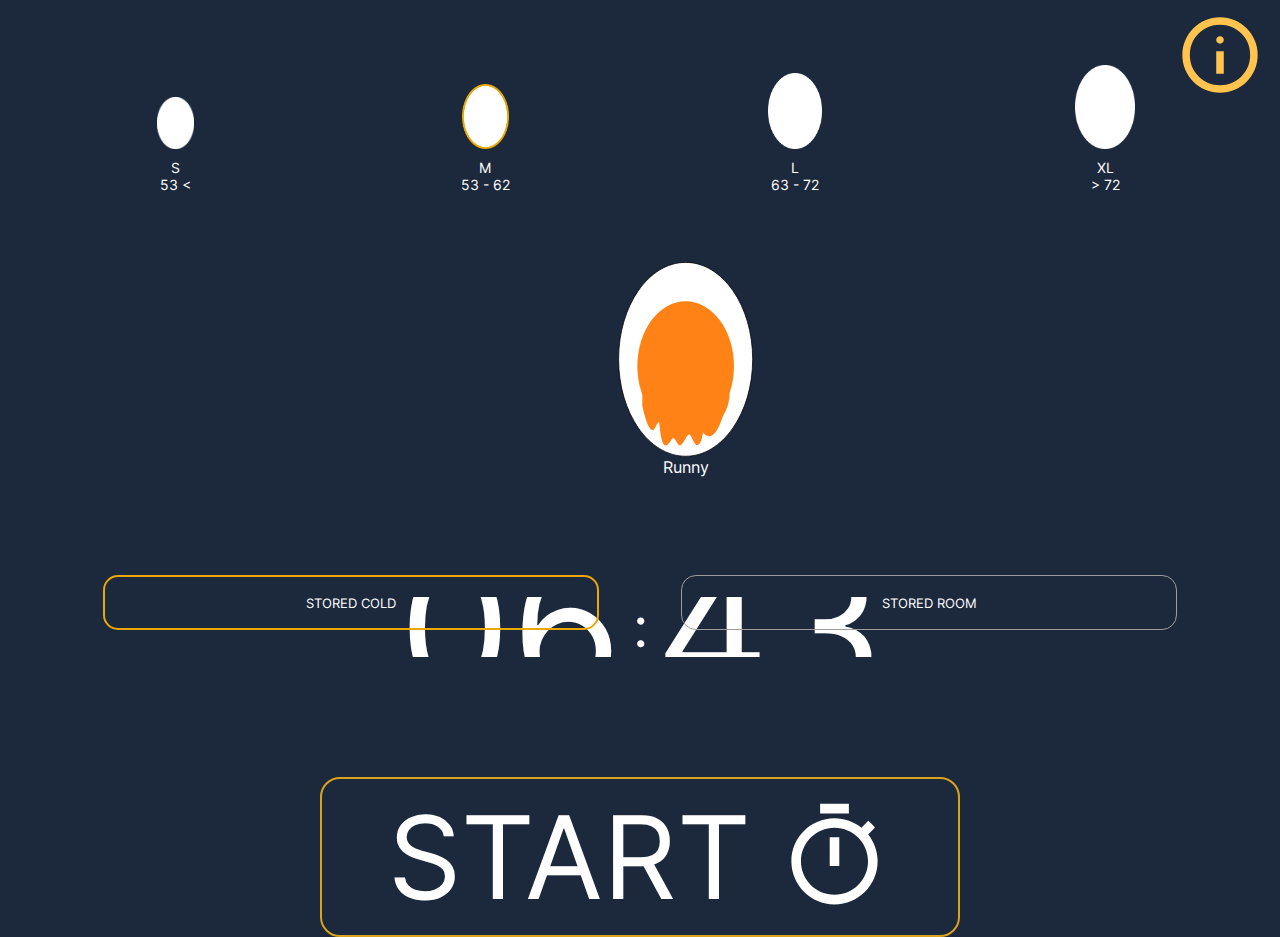
<file: index.html>
<!DOCTYPE html>
<html lang="en">

<head>
    <meta charset="UTF-8">
    <meta name="viewport" content="width=device-width, initial-scale=1.0">
    <title>Eggxellent</title>
    <link rel="stylesheet" href="./index.css">
    <link rel="stylesheet" href="./countDownPage.css">
</head>

<body>
    <div id="main_container">
        <div class="content_container">
            <div id="selection_container">
                <button id="guide_button"></button>
                <div id="egg_size_selector_container">
                    <div id="egg_S_container" class="egg_size_container">
                        <div class="egg_size " id="S"></div>
                        <p>S</p>
                        <p>53 <</p>
                    </div>
                    <div id="egg_M_container" class="egg_size_container">
                        <div class="egg_size" id="M"></div>
                        <p>M</p>
                        <p>53 - 62</p>
                    </div>
                    <div id="egg_L_container" class="egg_size_container">
                        <div class="egg_size " id="L"></div>
                        <p>L</p>
                        <p>63 - 72</p>
                    </div>
                    <div id="egg_XL_container" class="egg_size_container">
                        <div class="egg_size " id="XL"></div>
                        <p>XL</p>
                        <p>> 72</p>
                    </div>
                </div>

                <div id="egg_boild_type_container">
                    <div id="gradient_left" class="gradient"></div>
                    <div id="slider">
                        <div class="egg_container">
                        </div>
                        <div class="egg_container" id="runny">
                            <div class="egg_image"></div>
                            <p>Runny</p>
                        </div>
                        <div class="egg_container" id="soft">
                            <div class="egg_image"></div>
                            <p>Soft boiled</p>
                        </div>
                        <div class="egg_container" id="hard">
                            <div class="egg_image"></div>
                            <p>Hard boiled</p>
                        </div>
                        <div class="egg_container" id="firm">
                            <div class="egg_image"></div>
                            <p>Firm</p>
                        </div>
                        <div class="egg_container">
                        </div>
                    </div>
                    <div id="gradient_right" class="gradient"></div>
                </div>

                <div id="temp_selector_container">
                    <button class="temp_selector" id="cold">stored cold</button>
                    <button class="temp_selector" id="room">stored room</button>
                </div>
            </div>

            <div class="countdown_container">
                <header class="backImg">
                    <h1 id="title">Lets cook</h1>
                </header>
                <div class="potContainer">
                    <div id="potLid"></div>
                    <div id="potBottom">
                        <div class="bubble"></div>
                        <div class="bubble"></div>
                        <div class="bubble"></div>
                        <div class="bubble"></div>
                        <div class="bubble"></div>
                        <div class="bubble"></div>
                        <div class="bubble"></div>
                        <div class="bubble"></div>
                        <div class="wave backImg"></div>
                    </div>
                </div>
                <figure class="finishedEgg backImg">
                    <div id="gif_cover"></div>
                    <div class="tenor-gif-embed" data-postid="25163624" data-share-method="host" data-aspect-ratio="1">
                        <a href="https://tenor.com/view/egg-dance-egg-kumo-egg-where-kumo-where-hug-gif-25163624">Egg
                            Dance
                            Egg
                            Sticker</a>from <a href="https://tenor.com/search/egg+dance-stickers">Egg Dance Stickers</a>
                    </div>
                </figure>
            </div>

        </div>


        <div id="timer_container">
            <div id="timer">
                <input id="minutes" maxlength="2" value="03"></input>
                <div id="semi_colon">:</div>
                <input id="seconds" pattern="0-9" maxlength="2" max="" value="45"></input>
            </div>
            <div id="timer_buttons">
                <div id="start_button" class="big timer_btn ">
                    <p>START</p>
                    <div class="timer_icon"></div>
                </div>
                <div id="pause_button" class="timer_btn">
                    <p>PAUSE</p>
                    <div class="pause_icon"></div>
                </div>

            </div>
        </div>

    </div>

    <script src="./app.js"></script>
    <script type="text/javascript" async src="https://tenor.com/embed.js"></script>
</body>

</html>
</file>
<file: index.css>
/* ROOT */
:root {
    --color-goldish: #DBA21C;
    --color-darkBlue: #1C293D;
    --color-lightYellow: #FFEDCB;
    --color-lightBrown: #D19E71;

}

/* FONT*/
@font-face {
    font-family: "inter";
    src: url(./media/font/Inter-VariableFont_slnt\,wght.ttf);
}

@font-face {
    font-family: "baloo-bold";
    src: url(./media/font/baloo/Baloo2-Bold.ttf);
}


/* GENERAL STYLING */

* {
    box-sizing: border-box;
    padding: 0;
    margin: 0;
    color: white;
    font-family: "inter";
}

body {
    display: flex;
    justify-content: center;
    align-items: center;
    background-color: #1C293D;
}

#main_container {
    display: flex;
    flex-direction: column;
    justify-content: center;
    align-items: center;

    height: 100vh;
    width: 100vw;

    /* padding: 20px; */
}

#main_container>div {
    width: 100%;
}

input {
    background-color: transparent;
}

/* GUIDE BUTTON */
#guide_button {
    position: absolute;
    height: 7vw;
    width: 7vw;
    top: 10px;
    right: 15px;

    background: transparent;
    border: none;
    background-image: url(/media/info.svg);
    background-repeat: no-repeat;
    background-position: center;
    background-size: contain;

    cursor: pointer;
}

#guide_container {
    position: absolute;
    display: flex;
    justify-content: center;
    align-items: center;
    height: 100vh;
    width: 100vw;
    border: 20px;

    z-index: 4;
}

#guide {
    display: block;
    position: relative;
    height: 90%;
    width: 90%;
    background: aliceblue;
    border-radius: 20px;
    padding: 3vw;
}

#guide div * {
    color: black;
}

#guide div .text {
    margin-left: 8vw;
}

#guide>#close_button {
    position: absolute;
    height: 35px;
    width: 35px;
    top: 5px;
    right: 5px;

    background: transparent;
    border: none;
    background-image: url(/media//plus-svgrepo-com.svg);
    background-repeat: no-repeat;
    background-position: center;
    background-size: contain;

    transform: rotate(45deg);

    cursor: pointer;
}

/* SELECTION CONTAINER */

.content_container {
    height: 70%;
    position: relative;
    overflow: hidden;
}

.countdown_container {
    display: none;
}

#selection_container {
    display: flex;
    flex-direction: column;
    justify-content: space-between;
    align-items: center;
    height: 100%;
    width: 100%;
    position: absolute;
    padding: 20px 20px 0 20px;
    left: 0vw;

    transition: left 1s;
}

.slide_conent_left {
    left: 100vw;
}

#selection_container div {
    width: 100%;
}

/* EGG SIZING */

#egg_size_selector_container {
    display: flex;
    justify-content: space-between;
    height: 25%;
    padding-top: 5px;
    margin-top: 20px;
}

.egg_size_container {
    display: flex;
    flex-direction: column;
    justify-content: flex-end;
    align-items: center;


    color: white;
    font-size: 14px;
}

.egg_size {
    margin-bottom: 10px;
    background-image: url(./media/egg.png);
    background-repeat: no-repeat;
    background-position: center;
    background-size: contain;

    &#S {
        height: 52px;
    }

    &#M {
        height: 65px;
    }

    &#L {
        height: 76px;
    }

    &#XL {
        height: 84px;
    }

    &:hover {
        background-image: url(./media/egg\ selected.png)
    }

    &.selected {
        background-image: url(./media/egg\ selected.png);
    }
}




/* BOILED TYPE */

#egg_boild_type_container {
    position: relative;
    height: 40%;

    & .gradient {
        position: absolute;
        top: 0;
        z-index: 3;
        height: 100%;
        width: 10%;
    }

    & #gradient_left {
        background: rgb(255, 255, 255);
        background: linear-gradient(270deg, rgba(255, 255, 255, 0) 0%, rgba(28, 41, 61, 1) 100%);
    }

    & #gradient_right {
        right: 0;
        background: rgb(255, 255, 255);
        background: linear-gradient(90deg, rgba(255, 255, 255, 0) 0%, rgba(28, 41, 61, 1) 100%);
    }
}

#egg_boild_type_container>#slider {
    position: relative;
    display: grid;
    align-items: center;
    grid-template-columns: 30% 55% 55% 55% 55% 30%;
    height: 100%;
    width: 100%;

    overflow-x: scroll;
    scroll-snap-type: x mandatory;
    scroll-snap-align: start;
    overflow-y: hidden;

    -ms-overflow-style: none;
    /* IE and Edge */
    scrollbar-width: none;
    /* Firefox */

}

#egg_boild_type_container>#slider::-webkit-scrollbar {
    display: none;
}



.egg_container {
    text-align: center;
    font-size: 16px;
    width: 100%;
    height: 100%;
    scroll-snap-align: center;
}

.egg_container .egg_image {
    height: 80%;

    background-image: url(./media/egg.png);
    background-repeat: no-repeat;
    background-position: center;
    background-size: contain;
}

.egg_container.selected>.egg_image {
    height: 85%;
    animation: select_egg 1.5s;
}

@keyframes select_egg {
    0% {
        height: 80%;
    }

    100% {
        height: 85%;
    }
}

#runny div {
    background-image: url("media/runny.svg");
}

#soft div {
    background-image: url("media/soft.svg");
}

#hard div {
    background-image: url("media/hard.svg");
}

#firm div {
    background-image: url("media/firm.svg");
}

/* TEMP SELECTOR*/
#temp_selector_container {
    display: flex;
    justify-content: space-evenly;
}

.temp_selector {
    width: 40%;
    height: 55px;
    border-radius: 15px;
    background-color: transparent;
    border: 1px solid #9D9D9D;
    text-transform: uppercase;
}

.temp_selector.selected {
    border: 2px solid #ECA704;
}

.temp_selector:hover {
    border: 2px solid #ECA704;
}

/* TIMER*/
#timer_container {
    display: flex;
    flex-direction: column;
    justify-content: center;
    align-items: center;
    height: 30%;
    gap: 9vw;
}

#timer {
    display: flex;
    align-items: center;
    justify-content: center;
}

#timer input {
    border: none;
    width: 19vw;
    height: 60px;
    font-size: 14vw;
    background-color: transparent;
    text-align: center;

    &.pause {
        animation: timer_paused 1.8s infinite;
    }
}


@keyframes timer_paused {
    0% {
        color: rgb(110, 110, 110);
    }

    49% {
        color: rgb(110, 110, 110);
    }

    50% {
        color: white
    }

    100% {
        color: white
    }
}

#timer input:focus {
    border: none;
    outline: none;
}

#timer>#semi_colon {
    font-size: 56px;

    &.pause {
        animation: timer_paused 1.8s infinite;
    }
}

#timer_buttons {
    display: flex;
    justify-content: space-between;
    padding: 0px 50px;
    width: 100%;
    gap: 8vw;
    height: 16vw;
    /* margin-top: 7vw; */
}

#start_button.big {
    width: 50vw;
    margin: 0 auto;

    & p {
        font-size: 9vw;
    }

    & div {
        height: 9vw;
        width: 9vw;
        background-position: center;
        background-repeat: no-repeat;
        background-size: cover;
    }
}

.timer_btn {
    display: flex;
    align-items: center;
    justify-content: center;
    gap: 2vw;
    width: 35vw;

    background-color: var(--color-darkBlue);
    border: 2px solid var(--color-goldish);
    padding: 8px 15px;
    border-radius: 20px;
    cursor: pointer;

    & p {
        font-size: 5vw;
    }

    & div {
        height: 5vw;
        width: 5vw;
        background-position: center;
        background-repeat: no-repeat;
        background-size: cover;
    }


    &:hover {
        background-color: var(--color-goldish);
    }
}

#pause_button {
    display: none;
}

.timer_icon {
    background-image: url("./media/timer_white_24dp.svg");
}

.pause_icon {
    background-image: url("./media/pause_white_24dp.svg");
}

.stop_icon {
    background-image: url("media/stop_white_24dp.svg");
}

.resume_icon {
    background-image: url("media/start.svg");
}

.finishedEgg {
    position: relative;
}

#gif_cover {
    position: absolute;
    width: 100%;
    height: 100%;
    z-index: 2;
}
</file>
<file: countDownPage.css>
:root {
    --positive-angle: 2deg;
    --negative-angle: -2deg;
    --potBorder: 3px solid black;
}

.countdown_container {
    display: grid;
    grid-template-columns: 1fr;
    grid-template-rows: repeat(2, 1fr);
    height: 100%;
    width: 100%;
    position: absolute;
    right: 100vw;
    transition: right 1s;
}

.slide_conent_right {
    right: 0vw;
}

.backImg {
    background-repeat: no-repeat;
    background-position: center;
    background-size: cover;
}

header {
    height: 75%;
    background-image: url("./media/wave-haikei.svg");
}

#title {
    font-size: 13vw;
    font-family: "baloo-bold";
    text-align: center;
    margin-top: 2vw;
}

.potContainer {
    padding: 20px 50px;
    display: block;
}

#potBottom {
    height: 40vw;
    background-color: var(--color-lightBrown);
    border-radius: 0 0 90px 90px;
    border: var(--potBorder);
    position: relative;


    &::before {
        content: "";
        position: absolute;
        right: 2px;
        top: 8px;
        bottom: 9px;
        left: 15px;
        background-color: var(--color-lightYellow);
        border-radius: 5px 0 80px 90px;
    }

    &::after {
        content: "";
        position: absolute;
        width: 4vw;
        height: 13vw;
        background-color: var(--color-lightBrown);
        border-radius: 20px;
        right: 44px;
        top: 58px;
    }


}

#potLid {
    position: relative;
    height: 9vw;
    background-color: var(--color-lightBrown);
    border-radius: 20px 20px 0 0;
    border: var(--potBorder);
    margin: 5vh 0;
    display: flex;
    justify-content: center;

    animation: shakeLid linear infinite;
    animation-duration: 1s;

    &::before {
        content: "";
        position: absolute;
        height: 4vw;
        width: 15vw;
        border-radius: 20px 20px 0 0;
        border-top: var(--potBorder);
        border-left: var(--potBorder);
        border-right: var(--potBorder);
        background-color: var(--color-lightBrown);
        bottom: 97%;

    }
}

.wave {
    position: absolute;
    top: -30px;
    aspect-ratio: 960/300;
    width: 100%;
    background-image: url("./media/layered-waves-haikei.svg");
    z-index: -1;
}

.finishedEgg {
    display: none;
    justify-content: center;
    align-items: center;
    background-image: url("./media/egg.png");
    height: 80vw;
    background-size: contain;
    position: relative;

    &::before {
        content: "";
        position: absolute;
        top: 70px;
        right: 105px;
        left: 105px;
        bottom: 70px;
        background-color: #ffffff00;
        z-index: 2;
    }

    & .tenor-gif-embed {
        width: 40vw;
    }
}

.timerContainer {
    display: flex;
    justify-content: center;
    align-items: center;
    flex-direction: column;
    gap: 2vw;

    & #timer {
        font-size: 15vw;
    }

    & #stopBtn {
        font-size: 8vw;
        padding: 10px;
        background-color: white;
        color: var(--color-goldish);
        border-radius: 20px;
        border: 2px solid var(--color-goldish);
        cursor: pointer;
    }
}

.bubbleContainer {
    display: flex;
    gap: 10px;
}

.bubble {
    position: absolute;
    z-index: -1;
    height: 10vw;
    width: 10vw;
    border-radius: 50%;
    background-color: #2aa5d6;
    animation: floatBubble linear infinite,
        sideWays ease-in-out infinite alternate;
    animation-duration: 8s, 1s;

    &::before {
        content: "";
        position: absolute;
        border-radius: 50%;
        inset: 2px;
        background-color: #87ceeb;
        box-shadow: 0 0 4px 0px white;
    }

    &::after {
        content: "";
        position: absolute;
        background-color: white;
        box-shadow: 0px 0px 2px 0px #ffffffad;
        height: 5px;
        width: 9px;
        border-radius: 40%;
        right: 6px;
        top: 9px;
        transform: rotate(30deg);
    }
}

.bubble:nth-child(1) {
    right: 5%;
    scale: .5;
    animation-delay: 2s;
}

.bubble:nth-child(2) {
    right: 20%;
    scale: .8;
    animation-delay: 1s;

}

.bubble:nth-child(3) {
    right: 40%;
    animation-delay: 1.7s;
}

.bubble:nth-child(4) {
    right: 55%;
    scale: .9;
    animation-delay: 4s;
}

.bubble:nth-child(5) {
    right: 70%;
    scale: .7;

}

.bubble:nth-child(6) {
    right: 85%;
    animation-delay: 3s;
}

.bubble:nth-child(7) {
    right: 15%;
    animation-delay: 5s;
}

.bubble:nth-child(8) {
    right: 30%;
    scale: .6;
    animation-delay: 4.5s;
}

@keyframes floatBubble {
    0% {
        top: 0px;
    }

    100% {
        top: -250px;
    }
}

@keyframes sideWays {
    0% {
        transform: translateX(0px);
    }

    100% {
        transform: translateX(8px);
    }
}

@keyframes shakeLid {
    0% {
        transform: rotate(var(--negative-angle));
    }

    50% {
        transform: rotate(var(--positive-angle));
    }

    100% {
        transform: rotate(var(--negative-angle));
    }
}
</file>
